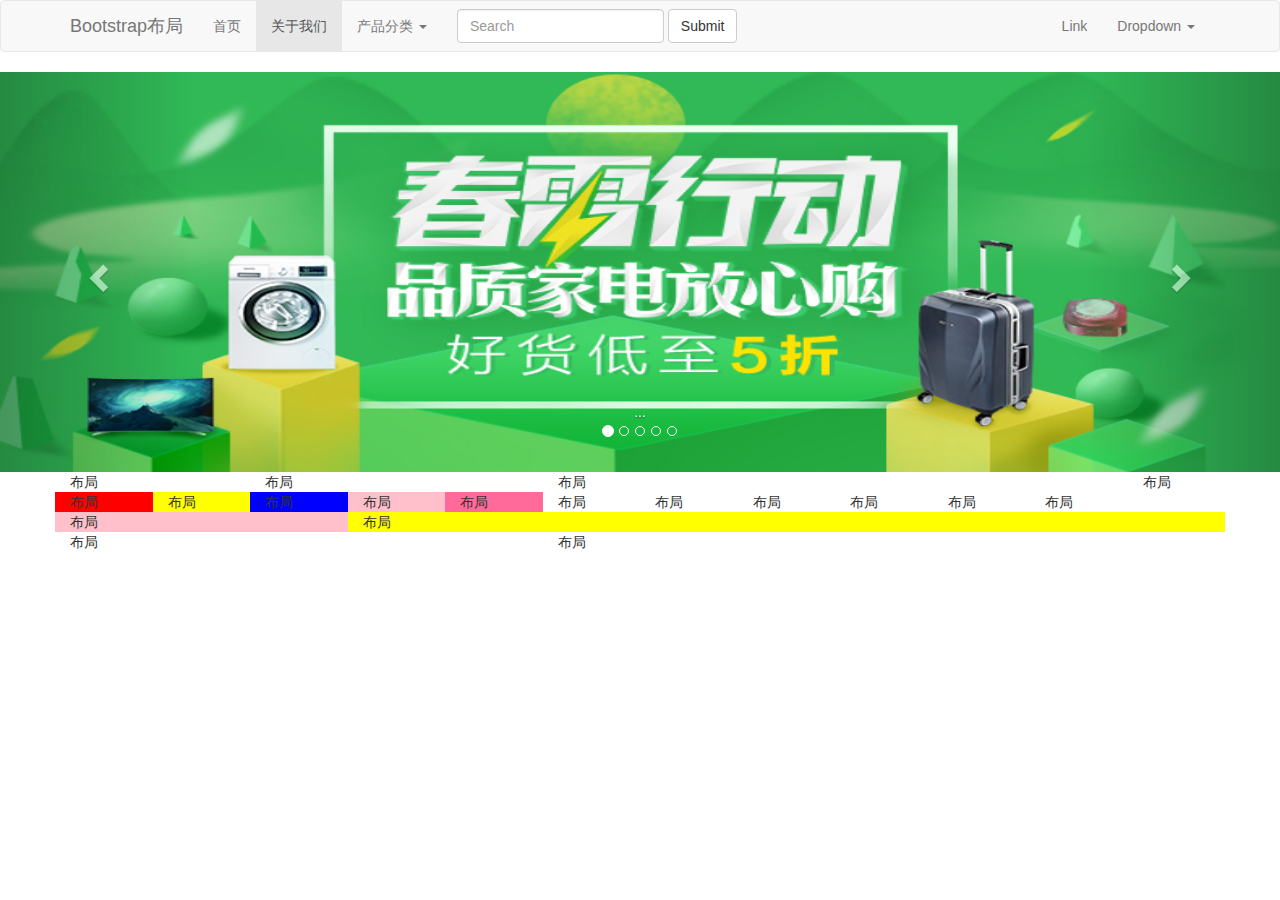
<file: bootstrap/index.html>
<!DOCTYPE html>
<html>
<head>
    <meta charset="UTF-8">
    <title>Bootstrap栅格化布局</title>
    <meta name="viewport" content="width=device-width, initial-scale=1">
    <link rel="stylesheet" href="bootstrap-3.3.7-dist/css/bootstrap.min.css">
    <link rel="stylesheet" href="css/index.css">
</head>
<body>
<nav class="navbar navbar-default" role="navigation">
    <div class="container">
        <!-- Brand and toggle get grouped for better mobile display -->
        <div class="navbar-header">
            <button type="button" class="navbar-toggle collapsed" data-toggle="collapse"
                    data-target="#bs-example-navbar-collapse-1">
                <span class="sr-only">Toggle navigation</span>
                <span class="icon-bar"></span>
                <span class="icon-bar"></span>
                <span class="icon-bar"></span>
            </button>
            <a class="navbar-brand" href="#">Bootstrap布局</a>
        </div>

        <!-- Collect the nav links, forms, and other content for toggling -->
        <div class="collapse navbar-collapse" id="bs-example-navbar-collapse-1">
            <ul class="nav navbar-nav">
                <li><a href="#">首页</a></li>
                <li class="active"><a href="#">关于我们</a></li>
                <li class="dropdown">
                    <a href="#" class="dropdown-toggle" data-toggle="dropdown">产品分类 <span class="caret"></span></a>
                    <ul class="dropdown-menu" role="menu">
                        <li><a href="#">Action</a></li>
                        <li><a href="#">Another action</a></li>
                        <li><a href="#">Something else here</a></li>
                        <li class="divider"></li>
                        <li><a href="#">Separated link</a></li>
                        <li class="divider"></li>
                        <li><a href="#">One more separated link</a></li>
                    </ul>
                </li>
            </ul>
            <form class="navbar-form navbar-left" role="search">
                <div class="form-group">
                    <input type="text" class="form-control" placeholder="Search">
                </div>
                <button type="submit" class="btn btn-default">Submit</button>
            </form>
            <ul class="nav navbar-nav navbar-right">
                <li><a href="#">Link</a></li>
                <li class="dropdown">
                    <a href="#" class="dropdown-toggle" data-toggle="dropdown">Dropdown <span class="caret"></span></a>
                    <ul class="dropdown-menu" role="menu">
                        <li><a href="#">Action</a></li>
                        <li><a href="#">Another action</a></li>
                        <li><a href="#">Something else here</a></li>
                        <li class="divider"></li>
                        <li><a href="#">Separated link</a></li>
                    </ul>
                </li>
            </ul>
        </div><!-- /.navbar-collapse -->
    </div><!-- /.container-fluid -->
</nav>

<div id="carousel-example-generic" class="carousel slide" data-ride="carousel">
    <!-- Indicators -->
    <ol class="carousel-indicators">
        <li data-target="#carousel-example-generic" data-slide-to="0" class="active"></li>
        <li data-target="#carousel-example-generic" data-slide-to="1"></li>
        <li data-target="#carousel-example-generic" data-slide-to="2"></li>
        <li data-target="#carousel-example-generic" data-slide-to="3"></li>
        <li data-target="#carousel-example-generic" data-slide-to="4"></li>
    </ol>

    <!-- Wrapper for slides -->
    <div class="carousel-inner" role="listbox">
        <div class="item active">
            <img src="images/f1.jpg" alt="...">
            <div class="carousel-caption">
                ...
            </div>
        </div>
        <div class="item">
            <img src="images/f3.jpg" alt="...">
            <div class="carousel-caption">
                ...
            </div>
        </div>
        <div class="item">
            <img src="images/f4.jpg" alt="...">
            <div class="carousel-caption">
                ...
            </div>
        </div>
        <div class="item">
            <img src="images/f5.jpg" alt="...">
            <div class="carousel-caption">
                ...
            </div>
        </div>
        <div class="item">
            <img src="images/f6.jpg" alt="...">
            <div class="carousel-caption">
                ...
            </div>
        </div>
    </div>

    <!-- Controls -->
    <a class="left carousel-control" href="#carousel-example-generic" role="button" data-slide="prev">
        <span class="glyphicon glyphicon-chevron-left"></span>
        <span class="sr-only">Previous</span>
    </a>
    <a class="right carousel-control" href="#carousel-example-generic" role="button" data-slide="next">
        <span class="glyphicon glyphicon-chevron-right"></span>
        <span class="sr-only">Next</span>
    </a>
</div>

<script src="js/jquery-1.11.1.min.js"></script>
<script src="bootstrap-3.3.7-dist/js/bootstrap.min.js"></script>


<div class="container">
    <div class="row">
        <!--Bootstrap自带样式-->
        <!--.col-md-1-->
        <!--.col-md-12-->
        <div class="col-md-2">布局</div>
        <div class="col-md-3">布局</div>
        <div class="col-md-6">布局</div>
        <div class="col-md-1">布局</div>
    </div>
    <div class="row">
        <div class="col-md-1" style="background:red">布局</div>
        <div class="col-md-1" style="background:yellow">布局</div>
        <div class="col-md-1" style="background:blue">布局</div>
        <div class="col-md-1" style="background:pink">布局</div>
        <div class="col-md-1" style="background:#FF6A9A">布局</div>
        <div class="col-md-1">布局</div>
        <div class="col-md-1">布局</div>
        <div class="col-md-1">布局</div>
        <div class="col-md-1">布局</div>
        <div class="col-md-1">布局</div>
        <div class="col-md-1">布局</div>
    </div>
    <div class="row">
        <div class="col-md-3" style="background:pink">布局</div>
        <div class="col-md-9" style="background:yellow">布局</div>
        <div class="col-md-5">布局</div>
        <div class="col-md-7">布局</div>
    </div>
</div>
</body>
</html>
</file>
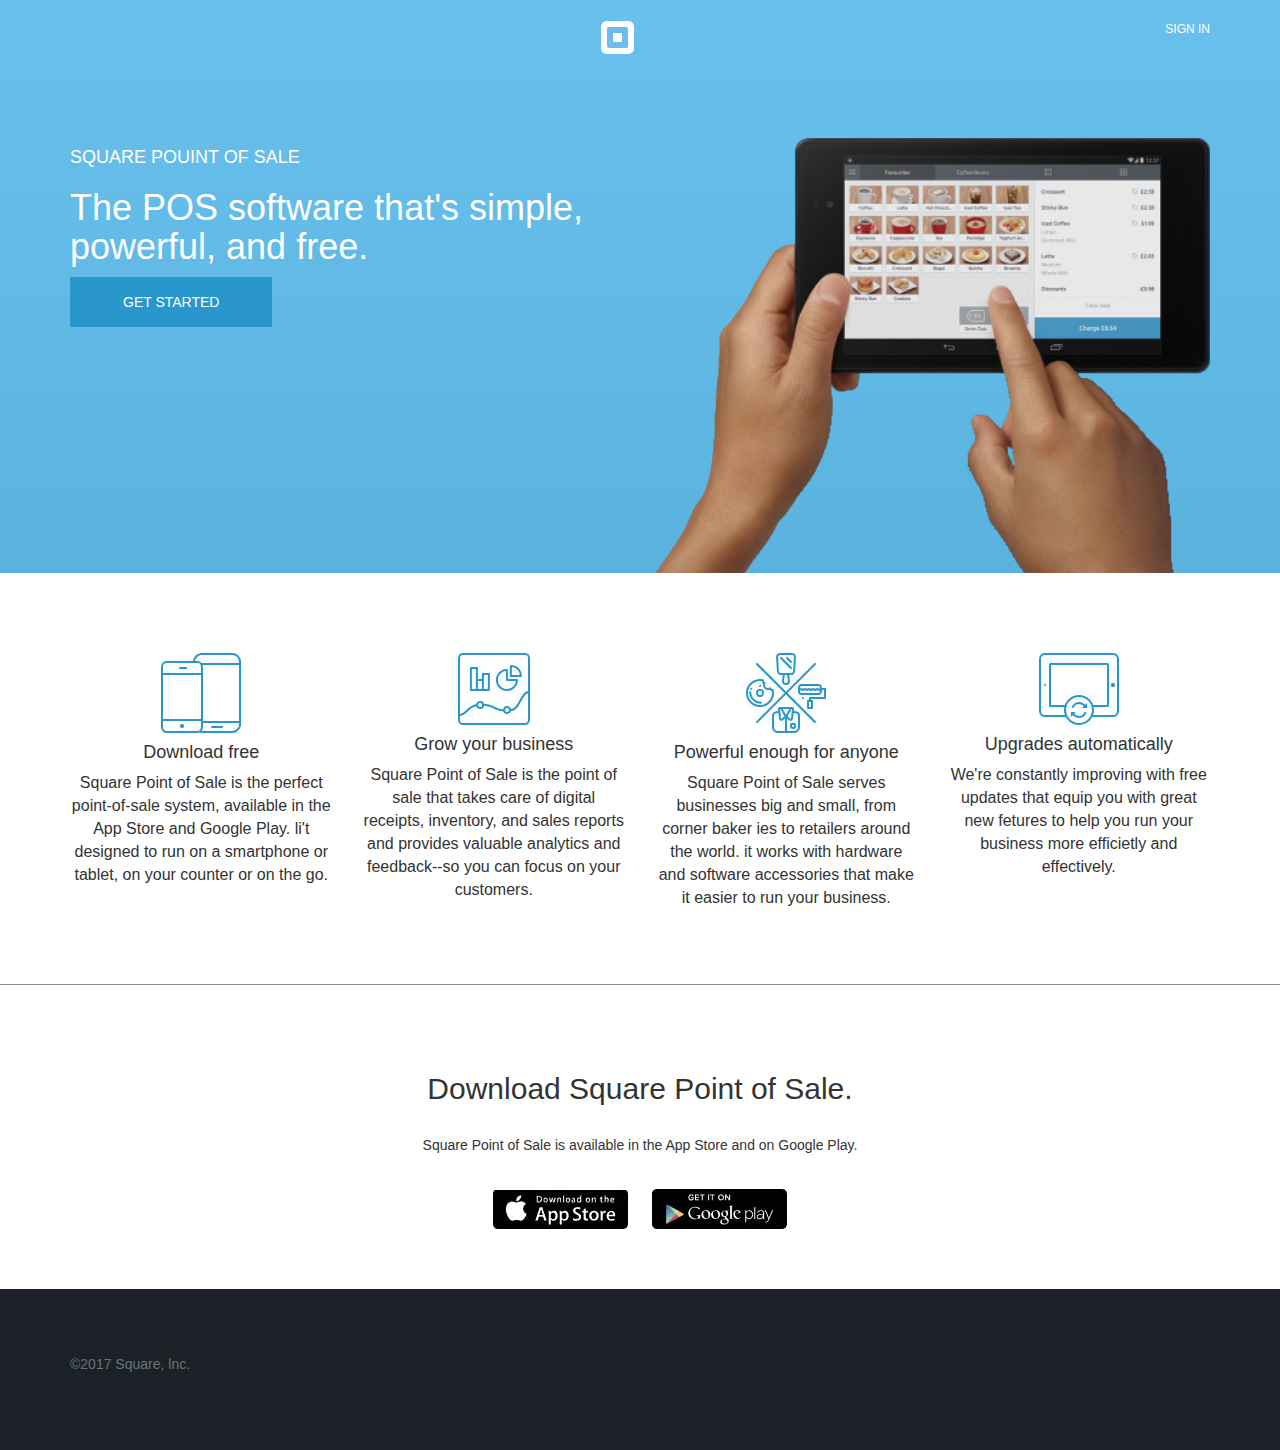
<file: bootstrap/index2.html>
<!DOCTYPE html>
<html>
<head>
    <meta charset="UTF-8">
    <title>SIGN IN</title>
    <meta name="viewport" content="width=device-width, initial-scale=1">
    <link rel="stylesheet" href="bootstrap-3.3.7-dist/css/bootstrap.min.css">
    <link rel="stylesheet" href="css/index2.css">
</head>
<body>
<header>
    <div class="container">
        <nav class="text-center">
            <img src="images/logo_03.jpg">
            <p>SIGN IN</p>
        </nav>
        <div class="row">
            <div class="col-md-6">
                <h4>SQUARE POUINT OF SALE</h4>
                <h1>The POS software that's simple, powerful, and free.</h1>
                <a href="">GET STARTED</a>
            </div>
            <div class="col-md-6">
                <img src="images/banner.png">
            </div>
        </div>
    </div>
</header>
<section>
    <div class="container">
        <div class="row">
            <div class="col-md-3">
                <img src="images/section1_03.jpg">
                <h4>Download free</h4>
                <p>
                    Square Point of Sale is the perfect point-of-sale system, available in
                     the App Store and Google Play. li't designed to run on a smartphone or tablet,
                     on your counter or on the go.
                </p>
            </div>
            <div class="col-md-3">
                <img src="images/section2_03.jpg">
                <h4>Grow your business</h4>
                <p>
                    Square Point of Sale is the point of sale that takes care of
                     digital receipts, inventory, and sales reports and provides
                     valuable analytics and
                     feedback--so you can focus on
                     your customers.
                </p>
            </div>
            <div class="col-md-3">
                <img src="images/section_03.jpg">
                <h4>Powerful enough for anyone</h4>
                <p>
                    Square Point of Sale serves businesses big and small, from corner baker
                    ies to retailers around the world. it works with hardware and software
                     accessories that make it easier to run your business.
                </p>
            </div>
            <div class="col-md-3">
                <img src="images/section4_03.jpg">
                <h4>Upgrades automatically</h4>
                <p>
                    We're constantly improving with free updates that equip you with great new
                     fetures to help you run your business more efficietly and effectively.
                </p>
            </div>
        </div>
    </div>
</section>
<div class="section-bottom">
    <div class="container">
        <h2>Download Square Point of Sale.</h2>
        <p>Square Point of Sale is available in the App Store and on Google Play.</p>
        <img src="images/img1_03.jpg">
        <img src="images/img2_03.jpg">
    </div>
</div>
<footer>
    <div class="container">
        <p>
            ©2017 Square, lnc.
        </p>
    </div>
</footer>
</body>
</html>
</file>
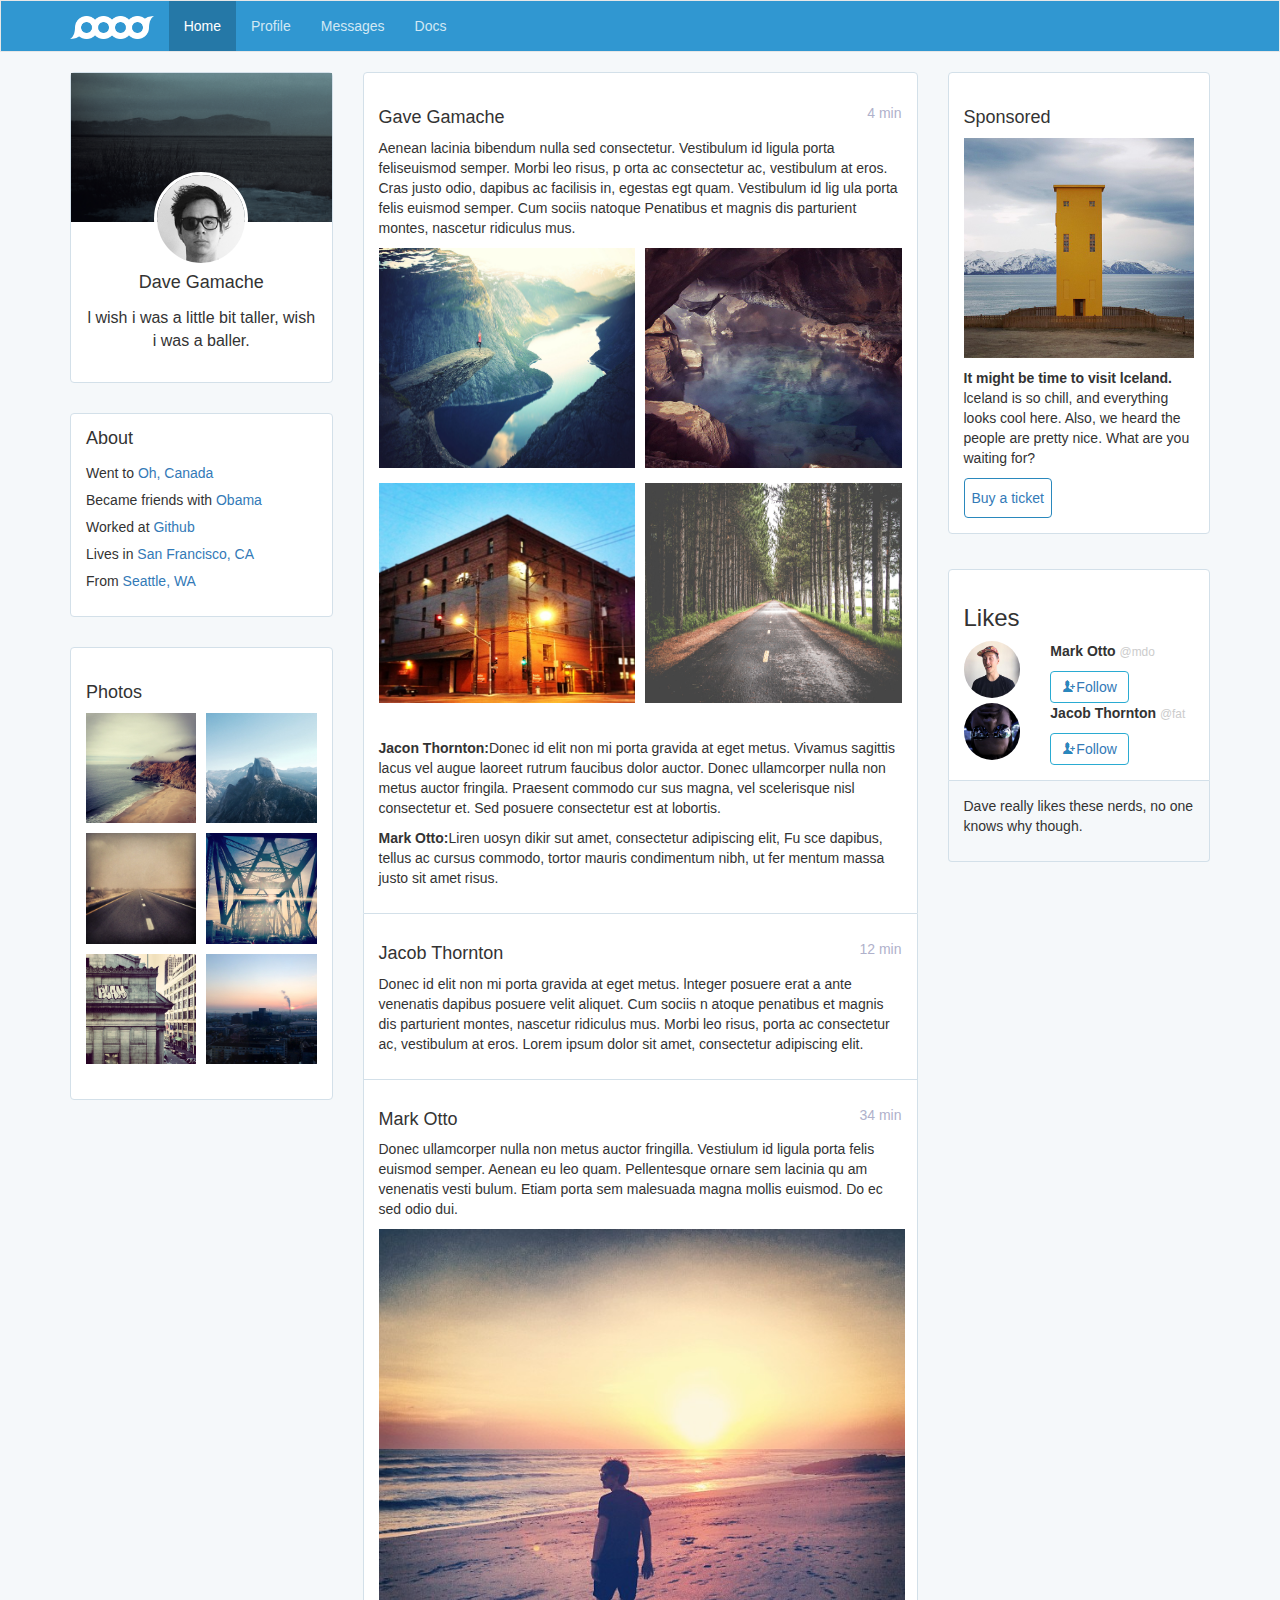
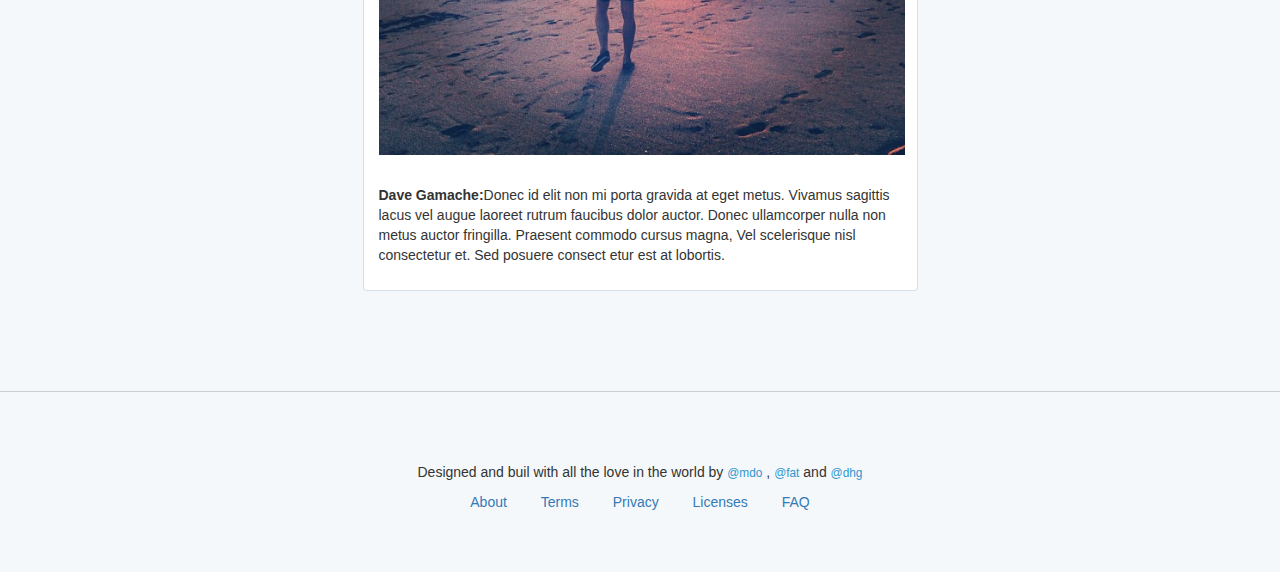
<file: bootstrap/index3.html>
<!DOCTYPE html>
<html>
<head>
    <meta charset="UTF-8">
    <title>docu</title>
    <meta http-equiv="X-UA-Compatible" content="IE=edge">
    <meta name="viewport" content="width=device-width, initial-scale=1">
    <link rel="stylesheet" href="bootstrap-3.3.7-dist/css/bootstrap.min.css">
    <link rel="stylesheet" href="css/index3.css">
</head>
<body>
<header>
    <nav class="navbar navbar-default" role="navigation">
        <div class="container">
            <!-- Brand and toggle get grouped for better mobile display -->
            <div class="navbar-header">
                <button type="button" class="navbar-toggle collapsed" data-toggle="collapse"
                        data-target="#bs-example-navbar-collapse-1">
                    <span class="sr-only">Toggle navigation</span>
                    <span class="icon-bar"></span>
                    <span class="icon-bar"></span>
                    <span class="icon-bar"></span>
                </button>
                <a class="navbar-brand" href="#">
                    <img src="images/brand-white.png">
                </a>
            </div>

            <!-- Collect the nav links, forms, and other content for toggling -->
            <div class="collapse navbar-collapse" id="bs-example-navbar-collapse-1">
                <ul class="nav navbar-nav">
                    <li class="active"><a href="#">Home</a></li>
                    <li><a href="#">Profile</a></li>
                    <li><a href="#">Messages</a></li>
                    <li><a href="#">Docs</a></li>
                </ul>
            </div><!-- /.navbar-collapse -->
        </div><!-- /.container-fluid -->
    </nav>
</header>
<section>
    <div class="container">
        <div class="row">
            <div class="col-md-3">
                <div class="user">
                    <div class="user-top">
                    </div>
                    <div class="user-bottom text-center">
                        <img src="images/avatar-dhg.png">
                        <h3>Dave Gamache</h3>
                        <p>
                            l wish i was a little bit taller, wish i was a baller.
                        </p>
                    </div>
                </div>
                <div class="about">
                    <h3>About</h3>
                    <ul>
                        <li>Went to<a href=""> Oh, Canada</a></li>
                        <li>Became friends with <a href="">Obama</a></li>
                        <li>Worked at <a href="">Github</a></li>
                        <li>Lives in <a href="">San Francisco, CA</a></li>
                        <li>From <a href="">Seattle, WA</a></li>
                    </ul>
                </div>
                <div class="photos">
                    <h3>Photos</h3>
                    <ul class="row">
                        <li class="col-md-6"><a href=""><img src="images/instagram_5.jpg"></a></li>
                        <li class="col-md-6"><a href=""><img src="images/instagram_6.jpg"></a></li>
                        <li class="col-md-6"><a href=""><img src="images/instagram_7.jpg"></a></li>
                        <li class="col-md-6"><a href=""><img src="images/instagram_8.jpg"></a></li>
                        <li class="col-md-6"><a href=""><img src="images/instagram_9.jpg"></a></li>
                        <li class="col-md-6"><a href=""><img src="images/instagram_10.jpg"></a></li>
                    </ul>
                </div>
            </div>
            <div class="col-md-6">
                <div class="dava">
                    <h3>Gave Gamache</h3>
                    <a href="">
                        <p>4 min</p>
                    </a>
                    <p>
                        Aenean lacinia bibendum nulla sed consectetur. Vestibulum
                        id ligula porta feliseuismod semper. Morbi leo risus, p
                        orta ac consectetur ac, vestibulum at eros. Cras justo odio,
                        dapibus ac facilisis in, egestas egt quam. Vestibulum id lig
                        ula porta felis euismod semper. Cum sociis natoque Penatibus et
                        magnis dis parturient montes, nascetur ridiculus mus.
                    </p>
                    <div class="row">
                        <div class="col-md-6">
                            <img src="images/unsplash_1.jpg">
                        </div>
                        <div class="col-md-6">
                            <img src="images/instagram_1.jpg">
                        </div>
                        <div class="col-md-6">
                            <img src="images/instagram_13.jpg">
                        </div>
                        <div class="col-md-6">
                            <img src="images/unsplash_2.jpg">
                        </div>
                    </div>

                    <p>
                        <b>Jacon Thornton:</b>Donec id elit non mi porta gravida at eget metus.
                        Vivamus sagittis lacus vel augue laoreet rutrum faucibus dolor auctor.
                        Donec ullamcorper nulla non metus auctor fringila. Praesent commodo cur
                        sus magna, vel scelerisque nisl consectetur et. Sed posuere consectetur est
                        at lobortis.
                    </p>
                    <p>
                        <b>Mark Otto:</b>Liren uosyn dikir sut amet, consectetur adipiscing elit, Fu
                        sce dapibus, tellus ac cursus commodo, tortor mauris condimentum nibh, ut fer
                        mentum massa justo sit amet risus.
                    </p>
                </div>
                <div class="dava2">
                    <h3>Jacob Thornton</h3>
                    <a href="">
                        <p>12 min</p>
                    </a>
                    <p>
                        Donec id elit non mi porta gravida at eget metus. lnteger posuere
                        erat a ante venenatis dapibus posuere velit aliquet. Cum sociis n
                        atoque penatibus et magnis dis parturient montes, nascetur ridiculus
                        mus. Morbi leo risus, porta ac consectetur ac, vestibulum at eros.
                        Lorem ipsum dolor sit amet, consectetur adipiscing elit.
                    </p>
                </div>
                <div class="dava3">
                    <h3>Mark Otto</h3>
                    <a href="">
                        <p>34 min</p>
                    </a>
                    <p>
                        Donec ullamcorper nulla non metus auctor fringilla. Vestiulum id ligula porta
                        felis euismod semper. Aenean eu leo quam. Pellentesque ornare sem lacinia qu
                        am venenatis vesti bulum. Etiam porta sem malesuada magna mollis euismod. Do
                        ec sed odio dui.
                    </p>
                    <img src="images/instagram_3.jpg">
                    <p>
                        <b>Dave Gamache:</b>Donec id elit non mi porta gravida at eget metus.
                        Vivamus sagittis lacus vel augue laoreet rutrum faucibus dolor auctor.
                        Donec ullamcorper nulla non metus auctor fringilla. Praesent commodo
                        cursus magna, Vel scelerisque nisl consectetur et. Sed posuere consect
                        etur est at lobortis.
                    </p>
                </div>
            </div>
            <div class="col-md-3">
                <div class="section_right">
                    <h3>Sponsored</h3>
                    <img src="images/instagram_2.jpg">
                    <p><b>It might be time to visit lceland.</b></p>
                    <p class="text">
                        lceland is so chill, and everything looks cool here. Also,
                        we heard the people are pretty nice. What are you waiting for?
                    </p>
                    <a href="">Buy a ticket</a>
                </div>
                <div class="Likes">
                    <h3>Likes</h3>
                    <div class="row">
                        <div class="col-xs-4">
                            <img src="images/avatar-fat.jpg">
                        </div>
                        <div class="col-xs-8">
                            <p><b>Mark Otto</b>
                                <small>@mdo</small>
                            </p>
                            <a href=""><i></i>Follow</a>
                        </div>
                    </div>
                    <div class="row">
                        <div class="col-xs-4">
                            <img src="images/avatar-mdo.png">
                        </div>
                        <div class="col-xs-8">
                            <p><b>Jacob Thornton</b>
                                <small>@fat</small>
                            </p>
                            <a href=""><i></i>Follow</a>
                        </div>
                    </div>
                </div>
                <div class="Likes-bottom">
                    <p>
                        Dave really likes these nerds, no one knows why though.
                    </p>
                </div>
            </div>
        </div>
    </div>
</section>
<footer>
    <div class="container">
        <p>Designed and buil with all the love in the world by
            <small>@mdo</small>
            ,
            <small>@fat</small>
            and
            <small>@dhg</small>
        </p>
        <ul>
            <li><a href="">About</a></li>
            <li><a href="">Terms</a></li>
            <li><a href="">Privacy</a></li>
            <li><a href="">Licenses</a></li>
            <li><a href="">FAQ</a></li>
        </ul>
    </div>
</footer>
<script src="js/jquery-1.11.1.min.js"></script>
<script src="bootstrap-3.3.7-dist/js/bootstrap.min.js"></script>
</body>
</html>
</file>
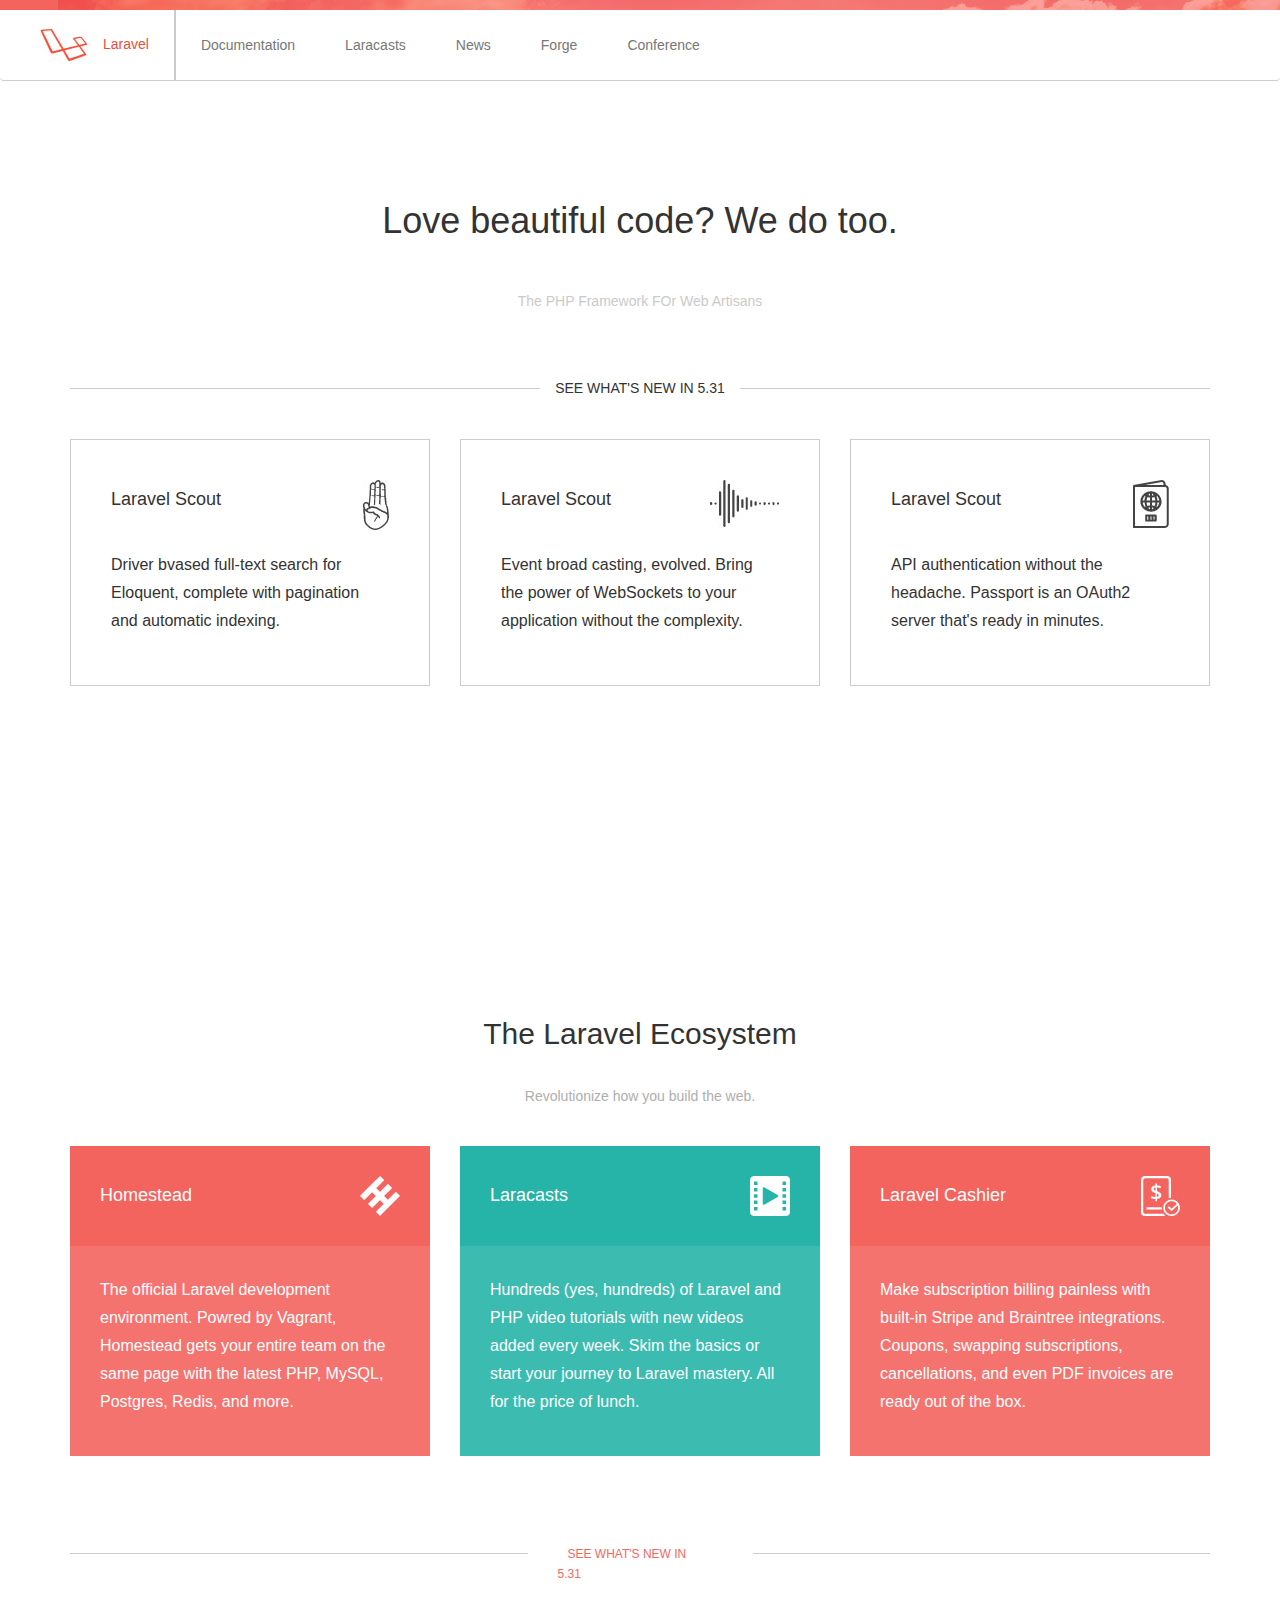
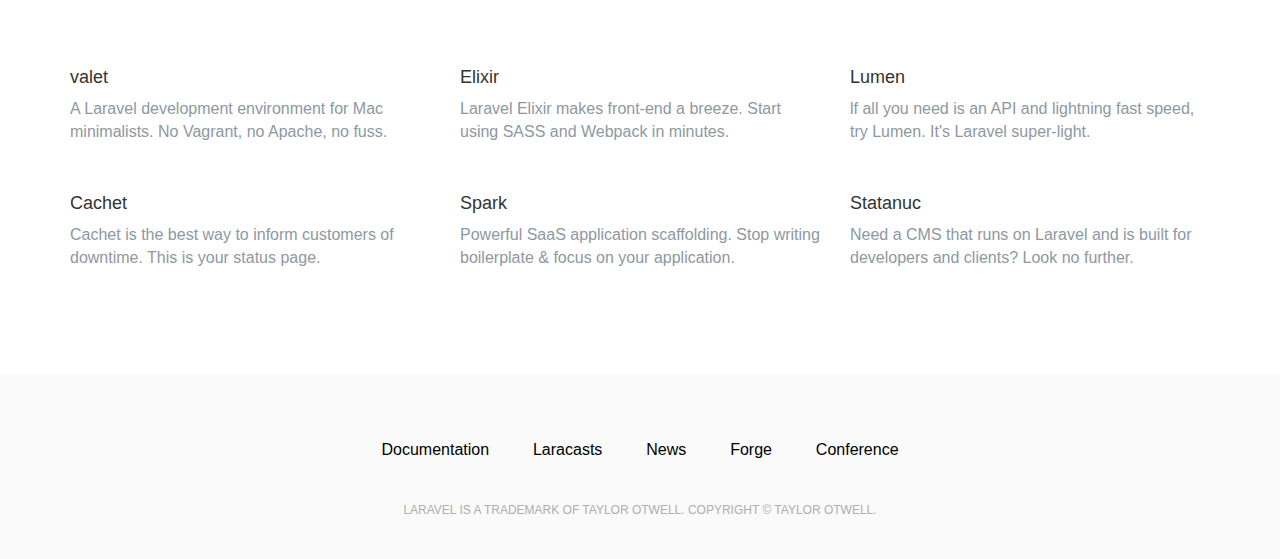
<file: bootstrap/index4.html>
<!DOCTYPE html>
<html>
<head>
    <meta charset="UTF-8">
    <title>Laravel</title>
    <meta http-equiv="X-UA-Compatible" content="IE=edge">
    <meta name="viewport" content="width=device-width, initial-scale=1">
    <link rel="stylesheet" href="bootstrap-3.3.7-dist/css/bootstrap.min.css">
    <link rel="stylesheet" href="css/index4.css">
</head>
<body>
<header>
    <div class="header-top">
    </div>
    <nav class="navbar navbar-default" role="navigation">
        <div class="container-fluid">
            <!-- Collect the nav links, forms, and other content for toggling -->
            <div>
                <ul class="nav navbar-nav">
                    <li><a class="dv" href="#"><img src="images/logo1_03.jpg">Laravel</a></li>
                    <li><a href="#">Documentation</a></li>
                    <li><a href="#">Laracasts</a></li>
                    <li><a href="#">News</a></li>
                    <li><a href="#">Forge</a></li>
                    <li><a href="#">Conference</a></li>
                </ul>

            </div>
        </div>
    </nav>
    <div class="banner">
        <div class="container">
            <div class="text-center">
                <h1>Love beautiful code? We do too.</h1>
                <p>The PHP Framework FOr Web Artisans</p>
                <!--/*这是banner线中线有字部分第一种方法*/-->
                <!--<div class="row">-->
                    <!--<div class="col-md-5">-->
                        <!--<div></div>-->
                    <!--</div>-->
                    <!--<div class="col-md-2">-->
                        <!--<small>SEE WHAT'S NEW IN 5.31</small>-->
                    <!--</div>-->
                    <!--<div class="col-md-5">-->
                        <!--<div></div>-->
                    <!--</div>-->
                <!--</div>-->
                <!--/*这是banner线中线有字部分第二种方法*/-->
                <div class="link">
                    <span>SEE WHAT'S NEW IN 5.31</span>
                </div>
            </div>
            <div class="row">
                <div class="col-md-4">
                    <div>
                        <h4>Laravel Scout</h4>
                        <img class="pull-right" src="images/icon_03.jpg">
                        <p>
                            Driver bvased full-text search for
                            Eloquent, complete with pagination
                            and automatic indexing.
                        </p>
                    </div>
                </div>
                <div class="col-md-4">
                    <div>
                        <h4>Laravel Scout</h4>
                        <img class="pull-right" src="images/icon2_03.jpg">
                        <p>
                            Event broad casting, evolved. Bring
                            the power of WebSockets to your
                            application without the complexity.
                        </p>
                    </div>
                </div>
                <div class="col-md-4">
                    <div>
                        <h4>Laravel Scout</h4>
                        <img class="pull-right" src="images/icon3_03.jpg">
                        <p>
                            API authentication without the
                            headache. Passport is an OAuth2
                            server that's ready in minutes.
                        </p>
                    </div>
                </div>
            </div>
        </div>
    </div>
</header>
<section>
    <div class="container">
        <div class="text-center">
            <h2>The Laravel Ecosystem</h2>
            <p>
                Revolutionize how you build the web.
            </p>
        </div>
        <div class="row">
            <div class="col-md-4">
                <div class="dv1">
                    <h4>Homestead</h4>
                    <img class="pull-right" src="images/icon4_03.jpg">
                </div>
                <div class="dv2">
                    <p>
                        The official Laravel development
                        environment. Powred by Vagrant,
                        Homestead gets your entire team on
                        the same page with the latest PHP,
                        MySQL, Postgres, Redis, and more.
                    </p>
                </div>
            </div>
            <div class="col-md-4">
                <div class="dv3">
                    <h4>Laracasts</h4>
                    <img class="pull-right" src="images/icon5_03.jpg">
                </div>
                <div class="dv4">
                    <p>
                        Hundreds (yes, hundreds) of Laravel
                        and PHP video tutorials with new
                        videos added every week. Skim the
                        basics or start your journey to Laravel
                        mastery. All for the price of lunch.
                    </p>
                </div>
            </div>
            <div class="col-md-4">
                <div class="dv1">
                    <h4>Laravel Cashier</h4>
                    <img class="pull-right" src="images/icon6_03.jpg">
                </div>
                <div class="dv2">
                    <p>
                        Make subscription billing painless with
                        built-in Stripe and Braintree
                        integrations. Coupons, swapping
                        subscriptions, cancellations, and even
                        PDF invoices are ready out of the box.
                    </p>
                </div>
            </div>
        </div>
        <div class="row text">
            <div class="col-md-5">
                <div></div>
            </div>
            <div class="col-md-2">
                <small>SEE WHAT'S NEW IN 5.31</small>
            </div>
            <div class="col-md-5">
                <div></div>
            </div>
        </div>
        <div class="row-text">
            <div class="row">
                <div class="col-md-4">
                    <h4>valet</h4>
                    <p>
                        A Laravel development environment for Mac
                        minimalists. No Vagrant, no Apache, no fuss.
                    </p>
                </div>
                <div class="col-md-4">
                    <h4>Elixir</h4>
                    <p>
                        Laravel Elixir makes front-end a breeze. Start
                        using SASS and Webpack in minutes.
                    </p>
                </div>
                <div class="col-md-4">
                    <h4>Lumen</h4>
                    <p>
                        lf all you need is an API and lightning fast speed,
                        try Lumen. It's Laravel super-light.
                    </p>
                </div>
            </div>
            <div class="row">
                <div class="col-md-4">
                    <h4>Cachet</h4>
                    <p>
                        Cachet is the best way to inform customers of
                        downtime. This is your status page.
                    </p>
                </div>
                <div class="col-md-4">
                    <h4>Spark</h4>
                    <p>
                        Powerful SaaS application scaffolding. Stop
                        writing boilerplate & focus on your application.
                    </p>
                </div>
                <div class="col-md-4">
                    <h4>Statanuc</h4>
                    <p>
                        Need a CMS that runs on Laravel and is built for
                        developers and clients? Look no further.
                    </p>
                </div>
            </div>
        </div>
    </div>
</section>
<footer>
    <div class="container">
        <div class="text-center">
            <ul>
                <li><a href="">Documentation</a></li>
                <li><a href="">Laracasts</a></li>
                <li><a href="">News</a></li>
                <li><a href="">Forge</a></li>
                <li><a href="">Conference</a></li>
            </ul>
            <p>
                LARAVEL IS A TRADEMARK OF TAYLOR OTWELL.
                 COPYRIGHT © TAYLOR OTWELL.
            </p>
        </div>
    </div>
</footer>
</body>
</html>
</file>
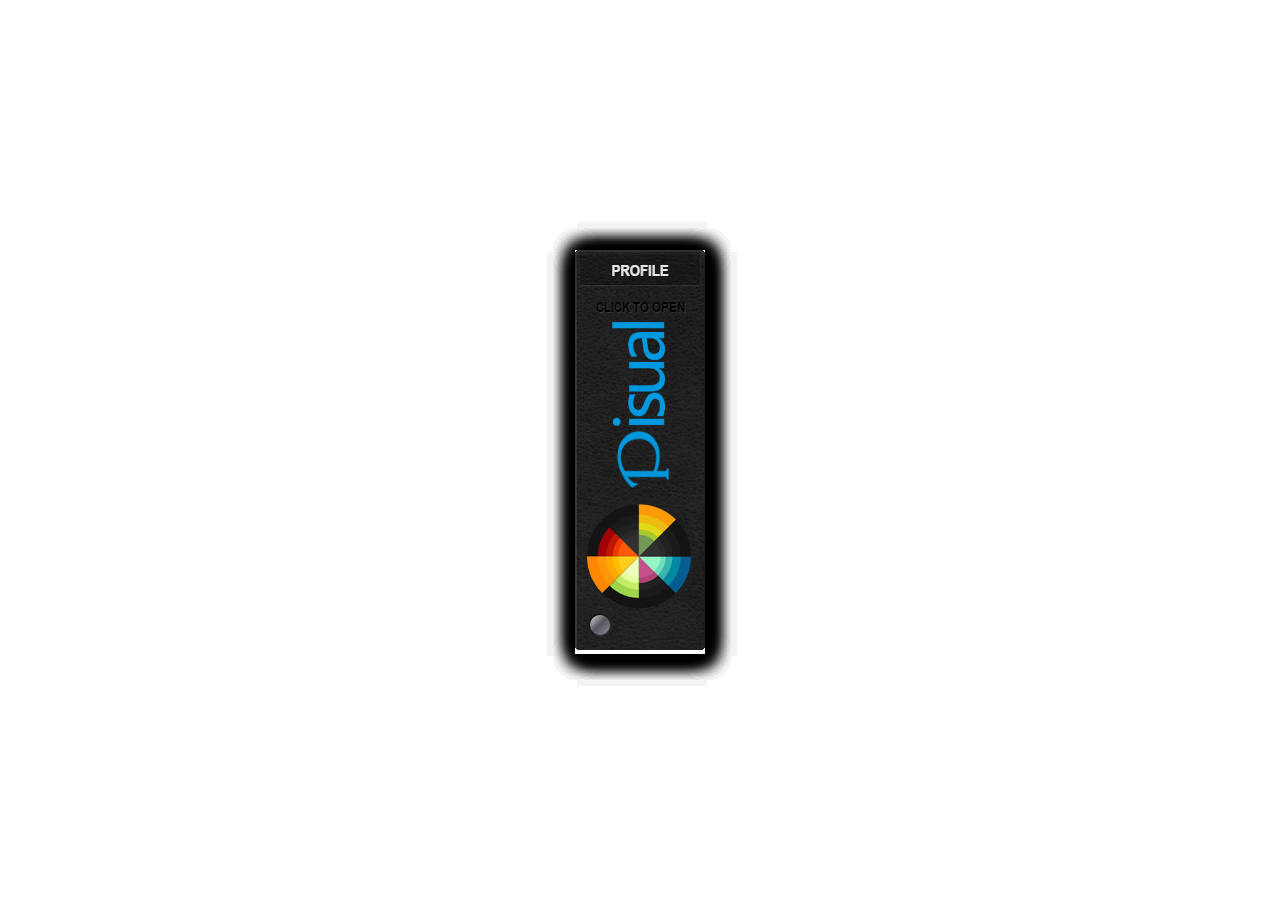
<file: JSnav/index7.html>
<!DOCTYPE html>
<html lang="en">
<head>
    <meta charset="UTF-8">
    <title>导航</title>
    <link rel="stylesheet" href="css/index7.css">
</head>
<body>
<ul id="nav">
    <li><img src="images/img1.png"></li>
    <li><img src="images/img2.png"></li>
    <li><img src="images/img3.png"></li>
    <li><img src="images/img4.png"></li>
    <li><img src="images/img5.png"></li>
    <li><img src="images/img6.png"></li>
    <li><img src="images/img7.png"></li>
    <li><img src="images/img8.png"></li>
    <li><img src="images/img9.png"></li>
    <li><img src="images/img10.png"></li>
    <li><img src="images/img11.png"></li>
    <li><img src="images/img12.png"></li>
</ul>
<script src="js/jquery-1.11.1.min.js"></script>
<script src="js/index7.js">

</script>
</body>
</html>
</file>
<file: bootstrap/css/index.css>
.navbar-nav>li>a:hover{
     background:red !important;
}
.carousel-inner>.item img{
    width:100%;
    height:400px;
}
</file>
<file: bootstrap/css/index2.css>
*{
    margin: 0;
    padding:0;
    box-sizing: border-box;
}
a{
    text-decoration:none;
}
li{
    list-style:none;
}
header{
    background:linear-gradient(#69c0ed,#5ab3df);
    margin-bottom:80px;
}

.container nav{
    padding:21px 0 84px 0;
}
nav p{
    float: right;
    color:#fff;
    font-size:12px;
}
nav::after{
    display: table;
    content:"";
    clear:both;
}
.row .col-md-6{
    text-align:left;
    color:#fff;
}
.row::after{
    display: table;
    content:"";
    clear:both;
}
header .row .col-md-6 img{
    width: 100%;
}
.row .col-md-6 h1{
    word-wrap:break-word;
}
.row .col-md-6 a{
    color:#fff;
    padding:15px 53px;
    background:#2996cc ;
    display: inline-block;
}
.row .col-md-3{
    text-align: center;
    font-size:16px;
}
section{
    padding-bottom:65px;
    border-bottom: 1px solid #8c8c8c;
    margin-bottom:67px;
}
.section-bottom{
    text-align: center;
}
.section-bottom img{
    padding-left:10px;
    padding-right:10px;
    margin-bottom:60px;
}
.section-bottom h2{
    margin-bottom:30px;
}
.section-bottom p{
    margin-bottom:34px;
}
footer{
    background: #1b2126;
    color:#68747a;
}
footer p{
    margin-bottom: 76px;
    margin-top:65px;
}

/*@media (max-width:500px) {*/
    /*header .row .col-md-6 img{*/
        /*display:none;*/
    /*}*/
/*}*/
</file>
<file: bootstrap/css/index3.css>
*{
    margin:0;
    padding:0;
    box-sizing: border-box;
}
body{
    background:#f5f8fa;
}
a{
    text-decoration:none;
}
li{
    list-style:none;
}
header .navbar-default{
    background: #3097d1;
}
.navbar-brand>img{
    height: 23px;
}
.navbar-default{
    color:#fff;
    background-color: #2578a7;
}
.navbar-default .navbar-nav>li>a{
    color:#d1e8f4;
}
.navbar-default .navbar-nav>.active>a, .navbar-default .navbar-nav>.active>a:focus, .navbar-default .navbar-nav>.active>a:hover {
    color: #fff;
    background-color: #2578a7;
}
.navbar-default .navbar-nav>li>a:focus, .navbar-default .navbar-nav>li>a:hover {
    color:#fff;
    background-color: #2578a7;
}
.navbar-default .navbar-toggle .icon-bar {
    background-color: #fbfbfb;
}
.navbar-default .navbar-toggle:focus, .navbar-default .navbar-toggle:hover {
    background-color: #0069a5;
}
.navbar{
    border-radius:0;
}
.user{
    border-radius:4px;
    border:1px solid #d3e0e9;
    background:#fff;
    margin-bottom: 30px;
}
.user .user-top{
    background:url("../images/iceland.jpg");
    background-size:cover;/*让图片显示完整*/
    height: 149px;
}
.user .user-bottom{
    margin-top: -50px;
    padding-left:15px;
    padding-right:15px;
}
.user .user-bottom img{
    width:94px;
    height:94px;
    border-radius:50%;
    border:3px solid #fff;
    margin-bottom:7px;
}
.user .user-bottom h3{
    font-size:18px;
    margin-top:0;
    margin-bottom:14px;
}
.user .user-bottom p{
    font-size:16px;
    margin-bottom:30px;
}
.about{
    border:1px solid #d3e0e9;
    border-radius:4px;
    background:#fff;
    margin-bottom: 30px;
    padding: 15px;
}
.about h3{
    font-size:18px;
    margin-top:0;
    margin-bottom:14px;
}
.about li{
    margin-bottom:7px;
}
.photos{
    border:1px solid #d3e0e9;
    border-radius:4px;
    background:#fff;
    padding: 15px;
    font-size:16px;
}
.photos h3{
    font-size:18px;
}
.photos img{
    width: 100%;
    padding-bottom:10px;
}
.photos .row{
    margin-left:-5px;
    margin-right:-5px;
}
.photos .col-md-6{
    padding-left:5px;
    padding-right:5px;
}
section{
    padding-bottom:100px;
    border-bottom: 1px solid #ccc;
    margin-bottom:70px;
}
.dava{
    border:1px solid #d3e0e9;
    border-radius:4px 4px 0 0;
    padding:15px;
    background:#fff;
}
.dava h3{
    font-size:18px;
    display: inline-block;
}
.dava a p{
    display: inline-block;
    color:#afb1cb;
    float: right;
    padding-top:15px;
}
a::after{
    display: table;
    content:"";
    clear:both;
}
.dava .row img{
    width: 100%;
    height: 220px;
}
.dava .row{
    margin-left:-5px;
    margin-right: -5px;
    margin-bottom:20px;
}
.dava .row .col-md-6 {
    padding-left:5px;
    padding-right: 5px;
    padding-bottom:15px;
}
.dava2{
    border:1px solid #d3e0e9;
    border-top:0;
    padding:15px;
    padding-top:10px;
    background:#fff;
}
.dava2 h3{
    font-size:18px;
    display: inline-block;
}
.dava2 a p{
    display: inline-block;
    color:#afb1cb;
    float: right;
    padding-top:15px;
}
a::after{
    display: table;
    content:"";
    clear:both;
}
.dava3{
    border:1px solid #d3e0e9;
    border-top:0;
    border-radius:0 0 4px 4px;
    padding:15px;
    padding-top:10px;
    background:#fff;
}
.dava3 img{
    height: 526px;
    margin-bottom:30px;
}
@media (max-width:600px) {
    .dava3 img{
        width: 100%;
    }
}
.dava3 h3{
    font-size:18px;
    display: inline-block;
}
.dava3 a p{
    display: inline-block;
    color:#afb1cb;
    float: right;
    padding-top:15px;
}

.col-md-3 .section_right{
    border:1px solid #d3e0e9;
    border-radius:4px;
    padding:15px;
    margin-bottom:35px;
    background:#fff;
}
.section_right h3{
    font-size:18px;
}
.section_right img{
    width: 100%;
    height: 220px;
    margin-bottom:10px;

}
.section_right p{
    margin: 0;
}
.section_right .text{
    margin-bottom:10px;
}
.section_right a:hover{
    text-decoration:none;
    background:#2a88bd;
    color: #fff;
}
.section_right a{
    border:1px solid #2a88bd;
    padding:9px 7px;
    display:inline-block;
    border-radius:4px;
}

.Likes{
    border:1px solid #d3e0e9;
    border-radius:4px 4px 0 0;
    padding:15px;
    background:#fff;
}
.Likes img{
    width: 100%;
    border-radius: 50%;
    border-bottom:15px;
}
.Likes p small{
    color:#ccc;
}
.Likes a{
    text-decoration:none;
    padding:5px 11px;
    border:1px solid #2aabd2;
    border-radius:4px;
    display:inline-block;
}
.Likes-bottom{
    border:1px solid #d3e0e9;
    border-top:0;
    border-radius:0 0 4px 4px;
    padding:15px;
}
.Likes .row a i{
    background: url("../images/user1.png");
    width: 14px;
    height: 12px;
    display: inline-block;
}
.Likes .row a:hover i{
    background: url("../images/user2.png");
}
.Likes .row a:hover{
    background:#2aabd2;
    color:#fff;
}

footer .container{
    text-align: center;
    margin-bottom:50px;
}
footer .container small{
    color:#3097d1;
}
footer .container ul li{
    display: inline-block;
    padding-left:15px;
    padding-right:15px;

}
footer ul::after{
    display: table;
    content:"";
    clear:both;
}
</file>
<file: bootstrap/css/index4.css>
*{
    margin: 0;
    padding:0;
    box-sizing:border-box;
}
a{
    text-decoration:none;
}
li{
    list-style:none;
}

.header-top{
    background:url("../images/header_01.jpg");
    height: 10px;
}
.navbar-default{
    background:#fff;
    border: 0;
    border-bottom:1px solid #ccc;
    margin-bottom: 100px;
}
.navbar-nav .dv{
    padding:19px 25px;
    border-right:2px solid #ccc;
    color:#e84f3c;
}
.navbar-nav>li>a{
    padding:25px 25px;
}
.navbar-default .navbar-nav .dv{
    color:#e84f3c;
}
.navbar-default .navbar-nav>li>a:focus, .navbar-default .navbar-nav>li>a:hover{
    color:#e84f3c;
}
.dv>img{
    display: inline-block;
    margin-right:15px;

}
.banner{
    margin-bottom:253px;
}
.banner .container h1{
    margin-bottom:50px ;
}
.banner .container .text-center p{
    margin-bottom: 77px;
    color:#cacaca;

}
/*这是banner线中线有字部分第一种方法*/
/*.banner .container small{*/
    /*font-size:12px;*/
    /*color:#f46762;*/
    /*padding:0 10px 54px 10px*/
/*}*/
/*.banner .container .row .col-md-5 div{*/
    /*background-color: #ccc;*/
    /*height: 1px;*/
    /*margin-top:10px;*/
/*}*/

/*这是banner线中线有字部分第二种方法*/
.banner .text-center .link{
    height: 1px;
    background:#ccc;
    margin-bottom:50px;
}
.banner .link span{
    position: relative;
    top:-10px;
    background-color:#fff;
    padding-left:15px ;
    padding-right:15px;
}

.banner .container .row{
    margin-bottom:58px;
}
.banner .container .row .col-md-4 div{
    border: 1px solid #ccc;
    padding:40px;
}
.banner .container .row .col-md-4 h4{
    display: inline-block;
    margin-bottom:42px;
}
.banner .container .row .col-md-4 p{
    font-size:16px;
    line-height:28px;
}

section .container .text-center h2{
    margin-bottom:36px;
}
section .container .text-center p{
    color:#aeaeae;
    margin-bottom:25px;
}

section .container .row{
    margin-bottom:72px;
}
section .container .row .col-md-4{
    padding:15px;
}
section .container .row .col-md-4 .dv1{
    background:#f4645f;
    padding: 30px;
    color:#fff;
}
section .container .row .col-md-4 h4{
    display: inline-block;
}

section .container .row .col-md-4 .dv2{
    background:#f5736f;
    padding:30px;
    color:#fff;
}
section .container .row .col-md-4 .dv2 p{
    font-size:16px;
    line-height:28px;
}
section .container .row .col-md-4 .dv3{
    background: #27b4a8;
    padding:30px;
}
section .container .row .col-md-4 .dv3 h4{
    display: inline-block;
    color:#fff;
}
section .container .row .col-md-4 .dv4{
     background: #3cbbb1;
    padding:30px;
    color: #fff;
}
section .container .row .col-md-4 .dv4 p{
    font-size:16px;
    line-height:28px;
}

section .container .text {
    margin-bottom:60px;
}
section .container .row .col-md-5 div{
    background-color: #ccc;
    height: 1px;
    margin-top:10px;
}

section .container small{
    font-size:12px;
    color:#f46762;
    padding:0 10px 54px 10px
}
section .container .row-text{
    margin-bottom:80px;
}
section .container .row-text .row{
    margin-bottom:0;

}

section .container .row-text .row .col-md-4 p{
    color:#8e98a2;
    font-size:16px;
}


footer{
    background:#fafafa;
}
footer .container .text-center{
    margin-top:65px;
    margin-bottom:40px;
}
footer .container .text-center ul{
    margin-bottom:40px;
}
footer .container .text-center li{
    display: inline-block;
    padding-left:20px;
    padding-right:20px;
    font-size:16px;
}
footer .container .text-center li a{
    color:#000;
    text-decoration:none;
}
footer .container .text-center p{
    font-size:12px;
    color:#aeaeae;
}
</file>
<file: JSnav/css/index7.css>
*{
    margin:0;
    padding:0;
}
li{
    list-style: none;
}
#nav{
    width: 130px;
    height: 400px;
    position:absolute;
    top:0;
    bottom:0;
    left: 0;
    right:0;
    margin:auto;
}
#nav li{
    position:absolute;
    transform-origin:25px 375px;
    box-shadow:2px 2px 20px #000;
    transition: 1s;
}
</file>
